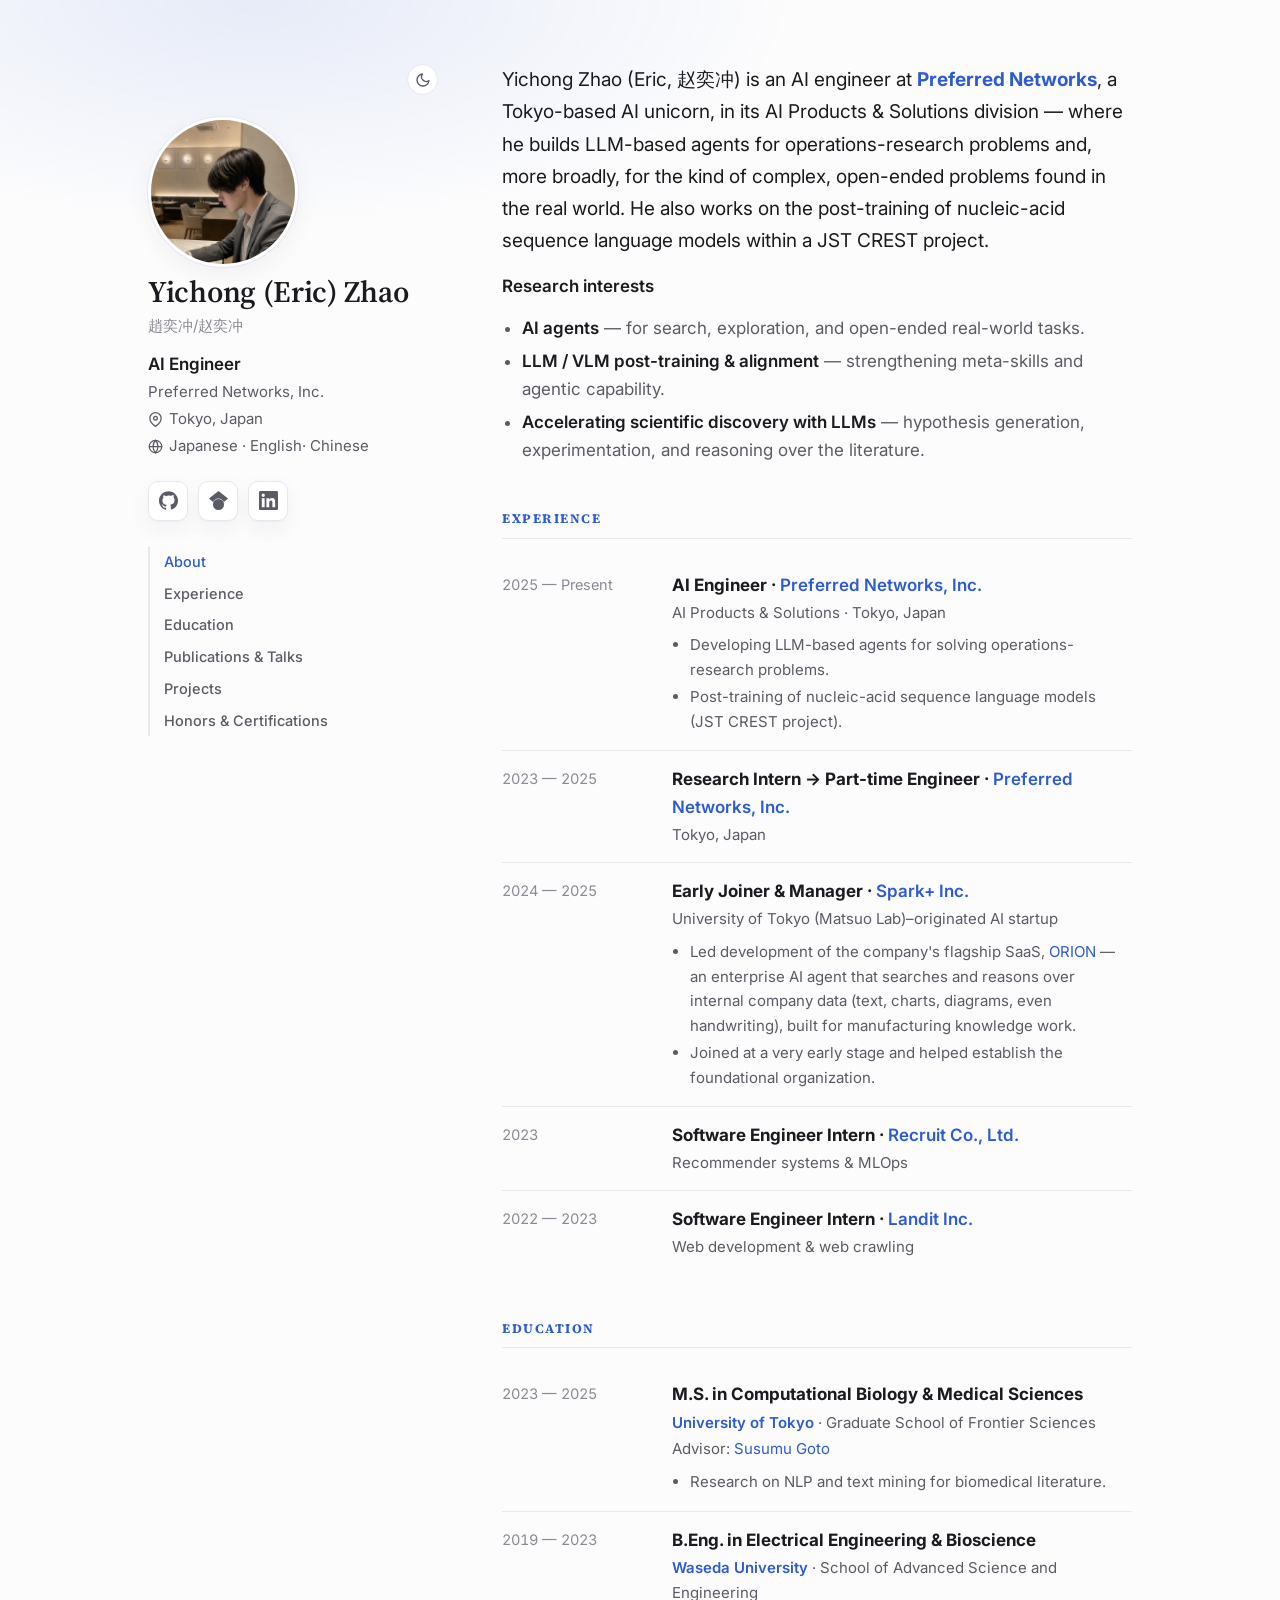
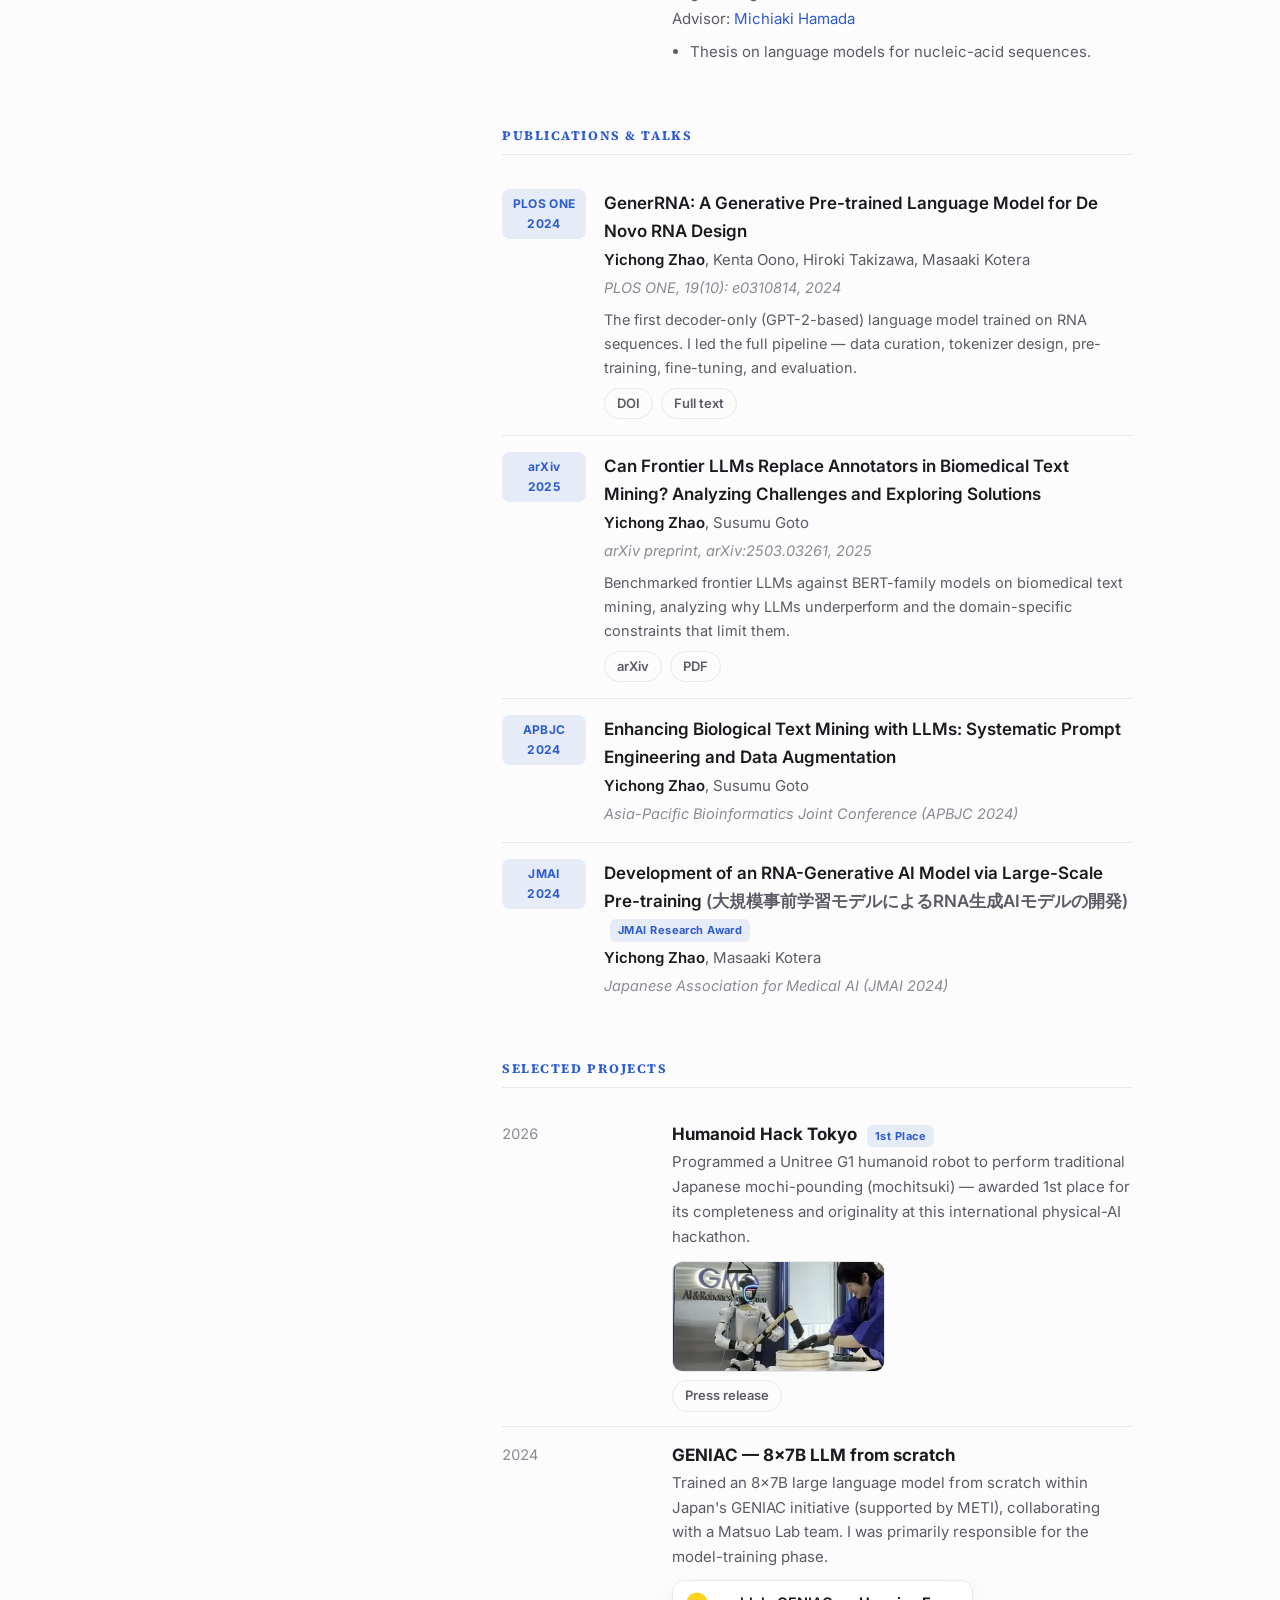
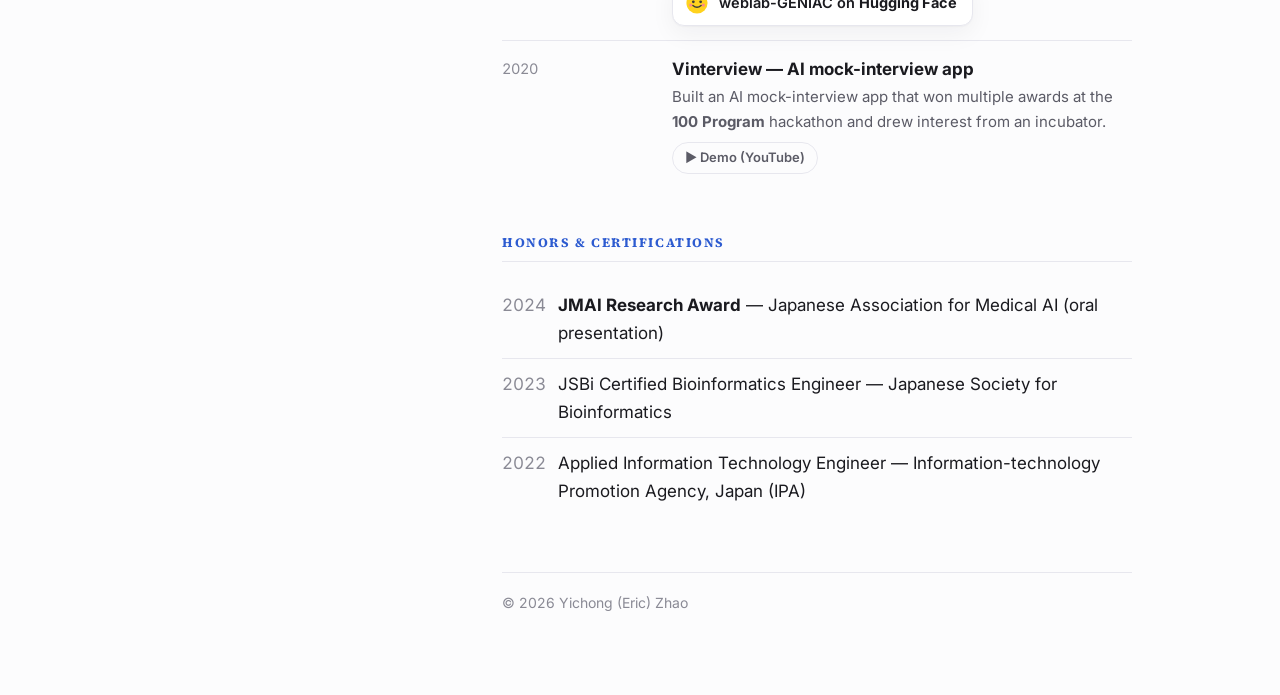
<file: index.html>
<!DOCTYPE html>
<html lang="en">
<head>
  <meta charset="UTF-8" />
  <meta name="viewport" content="width=device-width, initial-scale=1.0" />
  <title>Yichong (Eric) Zhao — AI Engineer</title>
  <meta name="description" content="Yichong (Eric) Zhao — AI engineer at Preferred Networks. LLM/VLM post-training and alignment, AI agents, and domain-specific (biomedical) language models." />
  <meta name="author" content="Yichong (Eric) Zhao" />

  <!-- Open Graph -->
  <meta property="og:type" content="website" />
  <meta property="og:title" content="Yichong (Eric) Zhao" />
  <meta property="og:description" content="AI engineer — LLM/VLM post-training, AI agents, and AI for science." />
  <meta property="og:url" content="https://ekkkkki.github.io/" />

  <link rel="icon" type="image/svg+xml" href="assets/favicon.svg" />
  <link rel="preconnect" href="https://fonts.googleapis.com" />
  <link rel="preconnect" href="https://fonts.gstatic.com" crossorigin />
  <link href="https://fonts.googleapis.com/css2?family=Inter:wght@400;500;600;700&family=Source+Serif+4:opsz,wght@8..60,400;8..60,600;8..60,700&display=swap" rel="stylesheet" />
  <link rel="stylesheet" href="assets/style.css" />
  <script>
    (function () {
      var root = document.documentElement, KEY = 'theme';
      try { var s = localStorage.getItem(KEY); if (s) root.setAttribute('data-theme', s); } catch (e) {}
      var SUN = '<svg viewBox="0 0 24 24" fill="none" stroke="currentColor" stroke-width="2" stroke-linecap="round" stroke-linejoin="round" aria-hidden="true"><circle cx="12" cy="12" r="4"/><path d="M12 2v2M12 20v2M4.93 4.93l1.41 1.41M17.66 17.66l1.41 1.41M2 12h2M20 12h2M6.34 17.66l-1.41 1.41M19.07 4.93l-1.41 1.41"/></svg>';
      var MOON = '<svg viewBox="0 0 24 24" fill="none" stroke="currentColor" stroke-width="2" stroke-linecap="round" stroke-linejoin="round" aria-hidden="true"><path d="M21 12.79A9 9 0 1 1 11.21 3 7 7 0 0 0 21 12.79z"/></svg>';
      function eff() { var t = root.getAttribute('data-theme'); return t ? t : (window.matchMedia && window.matchMedia('(prefers-color-scheme: dark)').matches ? 'dark' : 'light'); }
      function render(btn) { btn.innerHTML = eff() === 'dark' ? SUN : MOON; }
      document.addEventListener('DOMContentLoaded', function () {
        var btn = document.querySelector('.theme-toggle'); if (!btn) return;
        render(btn);
        btn.addEventListener('click', function () {
          var next = eff() === 'dark' ? 'light' : 'dark';
          root.setAttribute('data-theme', next);
          try { localStorage.setItem(KEY, next); } catch (e) {}
          render(btn);
        });
      });
    })();
  </script>

  <!-- SEO / AIO -->
  <link rel="canonical" href="https://ekkkkki.github.io/" />
  <meta name="robots" content="index, follow, max-image-preview:large" />
  <meta name="theme-color" content="#fcfcfd" media="(prefers-color-scheme: light)" />
  <meta name="theme-color" content="#0e0f13" media="(prefers-color-scheme: dark)" />
  <meta property="og:site_name" content="Yichong (Eric) Zhao" />
  <meta property="og:locale" content="en_US" />
  <meta property="og:image" content="https://ekkkkki.github.io/assets/profile.jpg" />
  <meta property="og:image:alt" content="Yichong (Eric) Zhao" />
  <meta property="og:image:width" content="600" />
  <meta property="og:image:height" content="600" />
  <meta property="og:image:type" content="image/jpeg" />
  <link rel="me" href="https://github.com/ekkkkki" />
  <link rel="me" href="https://www.linkedin.com/in/yichong-zhao-29b1671bb/" />
  <meta name="twitter:card" content="summary" />
  <meta name="twitter:title" content="Yichong (Eric) Zhao — AI Engineer" />
  <meta name="twitter:description" content="AI engineer at Preferred Networks. AI agents, LLM/VLM post-training and alignment, and accelerating scientific discovery with LLMs." />
  <meta name="twitter:image" content="https://ekkkkki.github.io/assets/profile.jpg" />
  <script type="application/ld+json">
{
  "@context": "https://schema.org",
  "@graph": [
    {
      "@type": "ProfilePage",
      "@id": "https://ekkkkki.github.io/#profilepage",
      "url": "https://ekkkkki.github.io/",
      "name": "Yichong (Eric) Zhao",
      "inLanguage": "en",
      "isPartOf": {
        "@id": "https://ekkkkki.github.io/#website"
      },
      "about": {
        "@id": "https://ekkkkki.github.io/#person"
      },
      "mainEntity": {
        "@id": "https://ekkkkki.github.io/#person"
      }
    },
    {
      "@type": "WebSite",
      "@id": "https://ekkkkki.github.io/#website",
      "url": "https://ekkkkki.github.io/",
      "name": "Yichong (Eric) Zhao",
      "inLanguage": "en",
      "about": {
        "@id": "https://ekkkkki.github.io/#person"
      }
    },
    {
      "@type": "Person",
      "@id": "https://ekkkkki.github.io/#person",
      "name": "Yichong Zhao",
      "alternateName": [
        "Eric Zhao",
        "趙奕冲",
        "赵奕冲",
        "チョウ・イーチョン"
      ],
      "givenName": "Yichong",
      "familyName": "Zhao",
      "jobTitle": "AI Engineer",
      "description": "AI engineer at Preferred Networks building LLM-based agents for operations-research and open-ended real-world problems, and working on LLM/VLM post-training, alignment, and AI for scientific discovery.",
      "worksFor": {
        "@id": "https://ekkkkki.github.io/#pfn"
      },
      "affiliation": {
        "@id": "https://ekkkkki.github.io/#pfn"
      },
      "alumniOf": [
        {
          "@type": "CollegeOrUniversity",
          "name": "The University of Tokyo",
          "sameAs": "https://www.u-tokyo.ac.jp/en/"
        },
        {
          "@type": "CollegeOrUniversity",
          "name": "Waseda University",
          "sameAs": "https://www.waseda.jp/top/en/"
        }
      ],
      "hasOccupation": {
        "@type": "Occupation",
        "name": "AI Engineer",
        "skills": [
          "LLM/VLM post-training",
          "alignment (SFT, RLHF)",
          "AI agents",
          "natural language processing",
          "bioinformatics",
          "operations research"
        ]
      },
      "award": ["1st place, Humanoid Hack Tokyo (2026)", "JMAI Research Award, Japanese Association for Medical AI (2024)"],
      "knowsAbout": [
        "Large language models",
        "AI agents",
        "LLM and VLM post-training and alignment",
        "AI for scientific discovery",
        "Natural language processing",
        "Biomedical text mining",
        "Bioinformatics",
        "Operations research"
      ],
      "knowsLanguage": [
        {
          "@type": "Language",
          "name": "Japanese"
        },
        {
          "@type": "Language",
          "name": "English"
        },
        {
          "@type": "Language",
          "name": "Chinese"
        }
      ],
      "url": "https://ekkkkki.github.io/",
      "image": "https://ekkkkki.github.io/assets/profile.jpg",
      "address": {
        "@type": "PostalAddress",
        "addressLocality": "Tokyo",
        "addressCountry": "JP"
      },
      "sameAs": [
        "https://github.com/ekkkkki",
        "https://scholar.google.com/citations?user=523pdusAAAAJ",
        "https://www.linkedin.com/in/yichong-zhao-29b1671bb/"
      ]
    },
    {
      "@type": "Organization",
      "@id": "https://ekkkkki.github.io/#pfn",
      "name": "Preferred Networks, Inc.",
      "url": "https://www.preferred.jp/en/",
      "sameAs": [
        "https://www.preferred.jp/en/",
        "https://en.wikipedia.org/wiki/Preferred_Networks"
      ]
    },
    {
      "@type": "ScholarlyArticle",
      "@id": "https://doi.org/10.1371/journal.pone.0310814",
      "name": "GenerRNA: A Generative Pre-trained Language Model for De Novo RNA Design",
      "headline": "GenerRNA: A Generative Pre-trained Language Model for De Novo RNA Design",
      "author": [
        {
          "@id": "https://ekkkkki.github.io/#person"
        },
        {
          "@type": "Person",
          "name": "Kenta Oono"
        },
        {
          "@type": "Person",
          "name": "Hiroki Takizawa"
        },
        {
          "@type": "Person",
          "name": "Masaaki Kotera"
        }
      ],
      "datePublished": "2024",
      "isPartOf": {
        "@type": "Periodical",
        "name": "PLOS ONE"
      },
      "identifier": {
        "@type": "PropertyValue",
        "propertyID": "DOI",
        "value": "10.1371/journal.pone.0310814"
      },
      "sameAs": "https://doi.org/10.1371/journal.pone.0310814",
      "url": "https://journals.plos.org/plosone/article?id=10.1371/journal.pone.0310814"
    },
    {
      "@type": "ScholarlyArticle",
      "@id": "https://arxiv.org/abs/2503.03261",
      "name": "Can Frontier LLMs Replace Annotators in Biomedical Text Mining? Analyzing Challenges and Exploring Solutions",
      "headline": "Can Frontier LLMs Replace Annotators in Biomedical Text Mining? Analyzing Challenges and Exploring Solutions",
      "author": [
        {
          "@id": "https://ekkkkki.github.io/#person"
        },
        {
          "@type": "Person",
          "name": "Susumu Goto"
        }
      ],
      "datePublished": "2025",
      "identifier": {
        "@type": "PropertyValue",
        "propertyID": "arXiv",
        "value": "2503.03261"
      },
      "sameAs": "https://arxiv.org/abs/2503.03261",
      "url": "https://arxiv.org/abs/2503.03261"
    }
  ]
}
  </script>
</head>
<body>
  <div class="page">

    <!-- ===================== SIDEBAR ===================== -->
    <aside class="sidebar">
      <div class="top-controls">
        <button type="button" class="theme-toggle" aria-label="Toggle dark mode"></button>
      </div>
      <div class="sidebar-top">
        <!-- Replace assets/profile.jpg with your own headshot; the monogram shows until then. -->
        <img class="avatar" src="assets/profile.jpg" alt="Yichong (Eric) Zhao"
             onerror="this.onerror=null;this.src='assets/profile.svg'" />
        <div class="identity">
          <h1 class="name">Yichong&nbsp;(Eric)&nbsp;Zhao</h1>
          <div class="name-native">趙奕冲/赵奕冲</div>
          <p class="role">AI Engineer</p>
          <p class="affil">Preferred Networks, Inc.</p>
          <p class="loc">
            <svg viewBox="0 0 24 24" width="15" height="15" fill="none" stroke="currentColor" stroke-width="2" stroke-linecap="round" stroke-linejoin="round" aria-hidden="true"><path d="M21 10c0 7-9 13-9 13s-9-6-9-13a9 9 0 0 1 18 0z"/><circle cx="12" cy="10" r="3"/></svg>
            Tokyo, Japan
          </p>
          <p class="loc">
            <svg viewBox="0 0 24 24" width="15" height="15" fill="none" stroke="currentColor" stroke-width="2" stroke-linecap="round" stroke-linejoin="round" aria-hidden="true"><circle cx="12" cy="12" r="10"/><path d="M2 12h20"/><path d="M12 2a15.3 15.3 0 0 1 4 10 15.3 15.3 0 0 1-4 10 15.3 15.3 0 0 1-4-10 15.3 15.3 0 0 1 4-10z"/></svg>
            Japanese · English· Chinese 
          </p>
        </div>
      </div>

      <nav class="contacts" aria-label="Contact and profiles">
        <a href="https://github.com/ekkkkki" target="_blank" rel="noopener" title="GitHub" aria-label="GitHub">
          <svg viewBox="0 0 24 24" fill="currentColor" aria-hidden="true"><path d="M12 .297c-6.63 0-12 5.373-12 12 0 5.303 3.438 9.8 8.205 11.385.6.113.82-.258.82-.577 0-.285-.01-1.04-.015-2.04-3.338.724-4.042-1.61-4.042-1.61C4.422 18.07 3.633 17.7 3.633 17.7c-1.087-.744.084-.729.084-.729 1.205.084 1.838 1.236 1.838 1.236 1.07 1.835 2.809 1.305 3.495.998.108-.776.417-1.305.76-1.605-2.665-.305-5.467-1.334-5.467-5.931 0-1.311.469-2.381 1.236-3.221-.124-.303-.535-1.524.117-3.176 0 0 1.008-.322 3.301 1.23A11.51 11.51 0 0 1 12 5.803c1.02.005 2.047.138 3.006.404 2.291-1.552 3.297-1.23 3.297-1.23.653 1.653.242 2.874.118 3.176.77.84 1.235 1.911 1.235 3.221 0 4.609-2.807 5.624-5.479 5.921.43.372.823 1.102.823 2.222 0 1.606-.014 2.898-.014 3.293 0 .322.216.694.825.576C20.565 22.092 24 17.592 24 12.297c0-6.627-5.373-12-12-12"/></svg>
        </a>
        <a href="https://scholar.google.com/citations?user=523pdusAAAAJ&amp;hl=en" target="_blank" rel="noopener" title="Google Scholar" aria-label="Google Scholar">
          <svg viewBox="0 0 24 24" fill="currentColor" aria-hidden="true"><path d="M5.242 13.769L0 9.5 12 0l12 9.5-5.242 4.269C17.548 11.249 14.978 9.5 12 9.5c-2.977 0-5.548 1.748-6.758 4.269zM12 10a7 7 0 100 14 7 7 0 000-14z"/></svg>
        </a>
        <a href="https://www.linkedin.com/in/yichong-zhao-29b1671bb/" target="_blank" rel="noopener" title="LinkedIn" aria-label="LinkedIn">
          <svg viewBox="0 0 24 24" fill="currentColor" aria-hidden="true"><path d="M20.447 20.452h-3.554v-5.569c0-1.328-.027-3.037-1.852-3.037-1.853 0-2.136 1.445-2.136 2.939v5.667H9.351V9h3.414v1.561h.046c.477-.9 1.637-1.85 3.37-1.85 3.601 0 4.267 2.37 4.267 5.455v6.286zM5.337 7.433a2.062 2.062 0 01-2.063-2.065 2.064 2.064 0 112.063 2.065zm1.782 13.019H3.555V9h3.564v11.452zM22.225 0H1.771C.792 0 0 .774 0 1.729v20.542C0 23.227.792 24 1.771 24h20.451C23.2 24 24 23.227 24 22.271V1.729C24 .774 23.2 0 22.225 0z"/></svg>
        </a>
      </nav>

      <nav class="toc" aria-label="Sections">
        <a href="#about">About</a>
        <a href="#experience">Experience</a>
        <a href="#education">Education</a>
        <a href="#publications">Publications &amp; Talks</a>
        <a href="#projects">Projects</a>
        <a href="#awards">Honors &amp; Certifications</a>
      </nav>
    </aside>

    <!-- ===================== CONTENT ===================== -->
    <main class="content">

      <section id="about">
        <p class="lead">
          Yichong Zhao (Eric, 赵奕冲) is an AI engineer at
          <a href="https://www.preferred.jp/en/" target="_blank" rel="noopener"><strong>Preferred Networks</strong></a>,
          a Tokyo-based AI unicorn, in its AI Products &amp; Solutions division — where he builds LLM-based
          agents for operations-research problems and, more broadly, for the kind of complex, open-ended
          problems found in the real world. He also works on the post-training of nucleic-acid sequence
          language models within a JST CREST project.
        </p>
        <p class="ri-label">Research interests</p>
        <ul class="ri-list">
          <li><strong>AI agents</strong> — for search, exploration, and open-ended real-world tasks.</li>
          <li><strong>LLM / VLM post-training &amp; alignment</strong> — strengthening meta-skills and agentic capability.</li>
          <li><strong>Accelerating scientific discovery with LLMs</strong> — hypothesis generation, experimentation, and reasoning over the literature.</li>
        </ul>
      </section>

      <section id="experience">
        <h2 class="section-title">Experience</h2>
        <div class="timeline">
          <div class="entry">
            <div class="when">2025 — Present</div>
            <div class="what">
              <h3>AI Engineer · <span class="org">Preferred Networks, Inc.</span></h3>
              <p class="sub">AI Products &amp; Solutions · Tokyo, Japan</p>
              <ul>
                <li>Developing LLM-based agents for solving operations-research problems.</li>
                <li>Post-training of nucleic-acid sequence language models (JST CREST project).</li>
              </ul>
            </div>
          </div>
          <div class="entry">
            <div class="when">2023 — 2025</div>
            <div class="what">
              <h3>Research Intern → Part-time Engineer · <span class="org">Preferred Networks, Inc.</span></h3>
              <p class="sub">Tokyo, Japan</p>
            </div>
          </div>
          <div class="entry">
            <div class="when">2024 — 2025</div>
            <div class="what">
              <h3>Early Joiner &amp; Manager · <span class="org">Spark+ Inc.</span></h3>
              <p class="sub">University of Tokyo (Matsuo Lab)–originated AI startup</p>
              <ul>
                <li>Led development of the company's flagship SaaS, <a href="https://sparkplus.co.jp/lp/orion/manufacturer/" target="_blank" rel="noopener">ORION</a> — an enterprise AI agent that searches and reasons over internal company data (text, charts, diagrams, even handwriting), built for manufacturing knowledge work.</li>
                <li>Joined at a very early stage and helped establish the foundational organization.</li>
              </ul>
            </div>
          </div>
          <div class="entry">
            <div class="when">2023</div>
            <div class="what">
              <h3>Software Engineer Intern · <span class="org">Recruit Co., Ltd.</span></h3>
              <p class="sub">Recommender systems &amp; MLOps</p>
            </div>
          </div>
          <div class="entry">
            <div class="when">2022 — 2023</div>
            <div class="what">
              <h3>Software Engineer Intern · <span class="org">Landit Inc.</span></h3>
              <p class="sub">Web development &amp; web crawling</p>
            </div>
          </div>
        </div>
      </section>

      <section id="education">
        <h2 class="section-title">Education</h2>
        <div class="timeline">
          <div class="entry">
            <div class="when">2023 — 2025</div>
            <div class="what">
              <h3>M.S. in Computational Biology &amp; Medical Sciences</h3>
              <p class="sub"><span class="org">University of Tokyo</span> · Graduate School of Frontier Sciences</p>
              <p class="sub">Advisor: <a href="https://scholar.google.com/citations?user=5RkmXKQAAAAJ&amp;hl=en" target="_blank" rel="noopener">Susumu Goto</a></p>
              <ul><li>Research on NLP and text mining for biomedical literature.</li></ul>
            </div>
          </div>
          <div class="entry">
            <div class="when">2019 — 2023</div>
            <div class="what">
              <h3>B.Eng. in Electrical Engineering &amp; Bioscience</h3>
              <p class="sub"><span class="org">Waseda University</span> · School of Advanced Science and Engineering</p>
              <p class="sub">Advisor: <a href="https://scholar.google.com/citations?user=nsSNpowAAAAJ&amp;hl=en" target="_blank" rel="noopener">Michiaki Hamada</a></p>
              <ul><li>Thesis on language models for nucleic-acid sequences.</li></ul>
            </div>
          </div>
        </div>
      </section>

      <section id="publications">
        <h2 class="section-title">Publications &amp; Talks</h2>

        <div class="pub">
          <span class="venue-tag">PLOS ONE<br/>2024</span>
          <div>
            <p class="pub-title">GenerRNA: A Generative Pre-trained Language Model for De Novo RNA Design</p>
            <p class="authors"><span class="me">Yichong Zhao</span>, Kenta Oono, Hiroki Takizawa, Masaaki Kotera</p>
            <p class="pub-venue">PLOS ONE, 19(10): e0310814, 2024</p>
            <p class="note">The first decoder-only (GPT-2-based) language model trained on RNA sequences. I led the full pipeline — data curation, tokenizer design, pre-training, fine-tuning, and evaluation.</p>
            <div class="pub-links">
              <a href="https://doi.org/10.1371/journal.pone.0310814" target="_blank" rel="noopener">DOI</a>
              <a href="https://journals.plos.org/plosone/article?id=10.1371/journal.pone.0310814" target="_blank" rel="noopener">Full text</a>
            </div>
          </div>
        </div>

        <div class="pub">
          <span class="venue-tag">arXiv<br/>2025</span>
          <div>
            <p class="pub-title">Can Frontier LLMs Replace Annotators in Biomedical Text Mining? Analyzing Challenges and Exploring Solutions</p>
            <p class="authors"><span class="me">Yichong Zhao</span>, Susumu Goto</p>
            <p class="pub-venue">arXiv preprint, arXiv:2503.03261, 2025</p>
            <p class="note">Benchmarked frontier LLMs against BERT-family models on biomedical text mining, analyzing why LLMs underperform and the domain-specific constraints that limit them.</p>
            <div class="pub-links">
              <a href="https://arxiv.org/abs/2503.03261" target="_blank" rel="noopener">arXiv</a>
              <a href="https://arxiv.org/pdf/2503.03261" target="_blank" rel="noopener">PDF</a>
            </div>
          </div>
        </div>

        <div class="pub">
          <span class="venue-tag">APBJC<br/>2024</span>
          <div>
            <p class="pub-title">Enhancing Biological Text Mining with LLMs: Systematic Prompt Engineering and Data Augmentation</p>
            <p class="authors"><span class="me">Yichong Zhao</span>, Susumu Goto</p>
            <p class="pub-venue">Asia-Pacific Bioinformatics Joint Conference (APBJC 2024)</p>
          </div>
        </div>

        <div class="pub">
          <span class="venue-tag">JMAI<br/>2024</span>
          <div>
            <p class="pub-title">Development of an RNA-Generative AI Model via Large-Scale Pre-training <span class="muted">(大規模事前学習モデルによるRNA生成AIモデルの開発)</span> <span class="badge">JMAI Research Award</span></p>
            <p class="authors"><span class="me">Yichong Zhao</span>, Masaaki Kotera</p>
            <p class="pub-venue">Japanese Association for Medical AI (JMAI 2024)</p>
          </div>
        </div>
      </section>

      <section id="projects">
        <h2 class="section-title">Selected Projects</h2>
        <div class="timeline">
          <div class="entry">
            <div class="when">2026</div>
            <div class="what">
              <h3>Humanoid Hack Tokyo <span class="badge">1st Place</span></h3>
              <p class="sub">Programmed a Unitree G1 humanoid robot to perform traditional Japanese mochi-pounding (mochitsuki) — awarded 1st place for its completeness and originality at this international physical-AI hackathon.</p>
              <img class="proj-img" src="assets/humanoid_hack.png" alt="Humanoid Hack Tokyo — 1st place" loading="lazy" onerror="this.style.display='none'" />
              <div class="pub-links" style="margin-top:8px">
                <a href="https://prtimes.jp/main/html/rd/p/000000014.000170120.html" target="_blank" rel="noopener">Press release</a>
              </div>
            </div>
          </div>
          <div class="entry">
            <div class="when">2024</div>
            <div class="what">
              <h3>GENIAC — 8×7B LLM from scratch</h3>
              <p class="sub">Trained an 8×7B large language model from scratch within Japan's GENIAC initiative (supported by METI), collaborating with a Matsuo Lab team. I was primarily responsible for the model-training phase.</p>
              <a class="hf-badge" href="https://huggingface.co/weblab-GENIAC" target="_blank" rel="noopener" aria-label="weblab-GENIAC on Hugging Face">
                <svg class="hf-logo" viewBox="0 0 32 32" aria-hidden="true">
                  <circle cx="16" cy="16" r="13" fill="#FFD21E"/>
                  <circle cx="11.5" cy="14.5" r="1.7" fill="#3b3b3b"/>
                  <circle cx="20.5" cy="14.5" r="1.7" fill="#3b3b3b"/>
                  <circle cx="8.2" cy="18.5" r="2" fill="#FF8A8A"/>
                  <circle cx="23.8" cy="18.5" r="2" fill="#FF8A8A"/>
                  <path d="M11 19 Q16 23.5 21 19" fill="none" stroke="#3b3b3b" stroke-width="1.8" stroke-linecap="round"/>
                </svg>
                <span>weblab-GENIAC on <strong>Hugging Face</strong></span>
              </a>
            </div>
          </div>
          <div class="entry">
            <div class="when">2020</div>
            <div class="what">
              <h3>Vinterview — AI mock-interview app</h3>
              <p class="sub">Built an AI mock-interview app that won multiple awards at the <strong>100 Program</strong> hackathon and drew interest from an incubator.</p>
              <div class="pub-links" style="margin-top:8px">
                <a href="https://www.youtube.com/watch?v=1kvDVLxbFzA" target="_blank" rel="noopener">▶ Demo (YouTube)</a>
              </div>
            </div>
          </div>
        </div>
      </section>

      <section id="awards">
        <h2 class="section-title">Honors &amp; Certifications</h2>
        <ul class="simple">
          <li><span class="yr">2024</span> <span><strong>JMAI Research Award</strong> — Japanese Association for Medical AI (oral presentation)</span></li>
          <li><span class="yr">2023</span> <span>JSBi Certified Bioinformatics Engineer — Japanese Society for Bioinformatics</span></li>
          <li><span class="yr">2022</span> <span>Applied Information Technology Engineer — Information-technology Promotion Agency, Japan (IPA)</span></li>
        </ul>
      </section>

      <footer>
        <span>© 2026 Yichong (Eric) Zhao</span>
      </footer>

    </main>
  </div>

  <!-- Lightweight scrollspy: highlights the current section in the sidebar nav -->
  <script>
    (function () {
      var links = Array.prototype.slice.call(document.querySelectorAll('.toc a'));
      var map = {};
      links.forEach(function (a) { map[a.getAttribute('href').slice(1)] = a; });
      if (!('IntersectionObserver' in window)) return;
      var current = null;
      var obs = new IntersectionObserver(function (entries) {
        entries.forEach(function (e) {
          if (e.isIntersecting) {
            if (current) current.style.color = '';
            current = map[e.target.id];
            if (current) current.style.color = 'var(--accent)';
          }
        });
      }, { rootMargin: '-10% 0px -75% 0px', threshold: 0 });
      document.querySelectorAll('main section[id]').forEach(function (s) { obs.observe(s); });
    })();
  </script>
</body>
</html>
</file>
<file: assets/style.css>
/* ===========================================================
   Yichong (Eric) Zhao — personal homepage
   Plain CSS, no build step. Edit the variables below to retheme.
   =========================================================== */

:root {
  --accent:        #2d5bd0;
  --accent-2:      #5b3bd0;
  --accent-soft:   rgba(45, 91, 208, 0.10);
  --bg:            #fcfcfd;
  --surface:       #ffffff;
  --text:          #1a1a1f;
  --text-muted:    #5b5b66;
  --text-faint:    #8a8a95;
  --border:        #e7e7ee;
  --shadow:        0 1px 2px rgba(20, 20, 40, .04), 0 8px 24px rgba(20, 20, 40, .05);

  --serif: "Source Serif 4", "Iowan Old Style", Georgia, "Times New Roman", "Hiragino Mincho ProN", "Yu Mincho", "Noto Serif JP", serif;
  --sans:  "Inter", -apple-system, BlinkMacSystemFont, "Segoe UI", Roboto, Helvetica, Arial, "Hiragino Sans", "Hiragino Kaku Gothic ProN", "Yu Gothic", "Noto Sans JP", Meiryo, sans-serif;

  --maxw: 1080px;
  --radius: 14px;
}

/* dark palette — follows the OS unless the user forces light */
@media (prefers-color-scheme: dark) {
  :root:not([data-theme="light"]) {
    --accent:      #7aa0ff;
    --accent-2:    #b59bff;
    --accent-soft: rgba(122, 160, 255, 0.14);
    --bg:          #0e0f13;
    --surface:     #15171d;
    --text:        #e9e9ee;
    --text-muted:  #a6a7b2;
    --text-faint:  #71727d;
    --border:      #262833;
    --shadow:      0 1px 2px rgba(0,0,0,.3), 0 10px 30px rgba(0,0,0,.35);
  }
}
/* dark palette — manual override (always wins) */
:root[data-theme="dark"] {
  --accent:      #7aa0ff;
  --accent-2:    #b59bff;
  --accent-soft: rgba(122, 160, 255, 0.14);
  --bg:          #0e0f13;
  --surface:     #15171d;
  --text:        #e9e9ee;
  --text-muted:  #a6a7b2;
  --text-faint:  #71727d;
  --border:      #262833;
  --shadow:      0 1px 2px rgba(0,0,0,.3), 0 10px 30px rgba(0,0,0,.35);
}

* { box-sizing: border-box; }

html { scroll-behavior: smooth; scroll-padding-top: 24px; }

body {
  margin: 0;
  font-family: var(--sans);
  background: var(--bg);
  color: var(--text);
  line-height: 1.65;
  font-size: 17px;
  -webkit-font-smoothing: antialiased;
  text-rendering: optimizeLegibility;
}

/* subtle gradient wash at the very top */
body::before {
  content: "";
  position: fixed;
  inset: 0 0 auto 0;
  height: 320px;
  background: radial-gradient(60% 100% at 20% 0%, var(--accent-soft), transparent 70%);
  pointer-events: none;
  z-index: 0;
}

a { color: var(--accent); text-decoration: none; }
a:hover { text-decoration: underline; text-underline-offset: 3px; }

/* ---------- layout ---------- */
.page {
  position: relative;
  z-index: 1;
  max-width: var(--maxw);
  margin: 0 auto;
  padding: clamp(28px, 5vw, 64px) clamp(20px, 5vw, 48px) 80px;
  display: grid;
  grid-template-columns: 290px 1fr;
  gap: clamp(32px, 5vw, 64px);
  align-items: start;
}

/* ---------- sidebar ---------- */
.sidebar {
  position: sticky;
  top: 40px;
  display: flex;
  flex-direction: column;
  gap: 22px;
}

.avatar {
  width: 150px;
  height: 150px;
  border-radius: 50%;
  object-fit: cover;
  box-shadow: var(--shadow);
  border: 3px solid var(--surface);
  outline: 1px solid var(--border);
}

.identity .name {
  font-family: var(--serif);
  font-size: 30px;
  line-height: 1.15;
  font-weight: 600;
  margin: 0;
  letter-spacing: -0.01em;
}
.identity .name-native {
  color: var(--text-faint);
  font-size: 15px;
  margin-top: 4px;
}
.identity .role {
  margin: 12px 0 0;
  font-weight: 600;
  color: var(--text);
}
.identity .affil,
.identity .loc {
  margin: 2px 0 0;
  color: var(--text-muted);
  font-size: 15px;
}
.identity .loc { display: flex; align-items: center; gap: 6px; }

/* contact icons */
.contacts {
  display: flex;
  flex-wrap: wrap;
  gap: 10px;
}
.contacts a {
  display: inline-flex;
  align-items: center;
  justify-content: center;
  width: 40px;
  height: 40px;
  border-radius: 10px;
  background: var(--surface);
  border: 1px solid var(--border);
  color: var(--text-muted);
  box-shadow: var(--shadow);
  transition: transform .15s ease, color .15s ease, border-color .15s ease;
}
.contacts a:hover {
  color: var(--accent);
  border-color: var(--accent);
  transform: translateY(-2px);
  text-decoration: none;
}
.contacts svg { width: 19px; height: 19px; }

/* in-page nav / table of contents */
.toc {
  display: flex;
  flex-direction: column;
  gap: 2px;
  border-left: 2px solid var(--border);
  padding-left: 14px;
  margin-top: 4px;
}
.toc a {
  color: var(--text-muted);
  font-size: 14.5px;
  padding: 3px 0;
  font-weight: 500;
}
.toc a:hover { color: var(--accent); text-decoration: none; }

/* ---------- main content ---------- */
.content { min-width: 0; }

section { margin-bottom: 44px; scroll-margin-top: 24px; }
section:last-child { margin-bottom: 0; }

.section-title {
  font-family: var(--serif);
  font-size: 13px;
  font-weight: 700;
  text-transform: uppercase;
  letter-spacing: 0.12em;
  color: var(--accent);
  margin: 0 0 18px;
  padding-bottom: 8px;
  border-bottom: 1px solid var(--border);
}

.lead { font-size: 19px; line-height: 1.7; }
.content p { margin: 0 0 14px; max-width: 68ch; }
.content p:last-child { margin-bottom: 0; }
.muted { color: var(--text-muted); }

/* hero intro line */
.hero-hi {
  font-family: var(--serif);
  font-size: clamp(26px, 4vw, 34px);
  font-weight: 600;
  letter-spacing: -0.01em;
  margin: 0 0 18px;
}
.hero-hi .wave { display: inline-block; }

/* News list */
.news { list-style: none; margin: 0; padding: 0; }
.news li {
  display: grid;
  grid-template-columns: 92px 1fr;
  gap: 14px;
  padding: 9px 0;
  border-bottom: 1px dashed var(--border);
}
.news li:last-child { border-bottom: 0; }
.news .date {
  color: var(--text-faint);
  font-variant-numeric: tabular-nums;
  font-size: 14.5px;
  padding-top: 1px;
  white-space: nowrap;
}

/* Research interest cards */
.cards { display: grid; grid-template-columns: 1fr 1fr; gap: 14px; }
.card {
  background: var(--surface);
  border: 1px solid var(--border);
  border-radius: var(--radius);
  padding: 16px 18px;
  box-shadow: var(--shadow);
}
.card h3 { margin: 0 0 4px; font-size: 16px; }
.card p { margin: 0; font-size: 14.5px; color: var(--text-muted); }

/* Publications */
.pub {
  display: grid;
  grid-template-columns: auto 1fr;
  gap: 18px;
  padding: 16px 0;
  border-bottom: 1px solid var(--border);
}
.pub:last-child { border-bottom: 0; }
.pub .venue-tag {
  align-self: start;
  font-size: 12px;
  font-weight: 700;
  letter-spacing: .03em;
  color: var(--accent);
  background: var(--accent-soft);
  border-radius: 8px;
  padding: 5px 10px;
  white-space: nowrap;
  text-align: center;
  min-width: 84px;
}
.pub .pub-title { font-weight: 600; margin: 0 0 3px; }
.pub .authors { color: var(--text-muted); font-size: 15px; margin: 0 0 3px; }
.pub .authors .me { color: var(--text); font-weight: 600; }
.pub .pub-venue { color: var(--text-faint); font-size: 14.5px; font-style: italic; margin: 0 0 8px; }
.pub .note { font-size: 14.5px; color: var(--text-muted); margin: 0 0 8px; }
.pub-links { display: flex; gap: 8px; flex-wrap: wrap; }
.pub-links a {
  font-size: 13px;
  font-weight: 600;
  padding: 4px 12px;
  border: 1px solid var(--border);
  border-radius: 999px;
  color: var(--text-muted);
  transition: all .15s ease;
}
.pub-links a:hover { color: var(--accent); border-color: var(--accent); text-decoration: none; }

/* timeline (experience / education) */
.timeline { display: flex; flex-direction: column; }
.entry {
  display: grid;
  grid-template-columns: 150px 1fr;
  gap: 20px;
  padding: 14px 0;
  border-bottom: 1px solid var(--border);
}
.entry:last-child { border-bottom: 0; }
.entry .when { color: var(--text-faint); font-size: 14.5px; font-variant-numeric: tabular-nums; padding-top: 2px; }
.entry .what h3 { margin: 0; font-size: 17px; }
.entry .what .org { color: var(--accent); font-weight: 600; }
.entry .what .sub { color: var(--text-muted); font-size: 15px; margin: 2px 0 0; }
.entry .what ul { margin: 8px 0 0; padding-left: 18px; color: var(--text-muted); font-size: 15px; }
.entry .what li { margin: 2px 0; }

/* awards / simple lists */
.simple { list-style: none; margin: 0; padding: 0; }
.simple li {
  padding: 11px 0;
  border-bottom: 1px solid var(--border);
  display: flex;
  gap: 12px;
  align-items: baseline;
}
.simple li:last-child { border-bottom: 0; }
.simple .yr { color: var(--text-faint); font-variant-numeric: tabular-nums; min-width: 44px; }
.badge {
  display: inline-block;
  font-size: 11px;
  font-weight: 700;
  letter-spacing: .04em;
  color: var(--accent);
  background: var(--accent-soft);
  border-radius: 6px;
  padding: 2px 8px;
  margin-left: 6px;
  vertical-align: middle;
}

.tags { display: flex; flex-wrap: wrap; gap: 8px; }
.tag {
  font-size: 14px;
  color: var(--text-muted);
  background: var(--surface);
  border: 1px solid var(--border);
  border-radius: 999px;
  padding: 5px 13px;
}

footer {
  margin-top: 56px;
  padding-top: 18px;
  border-top: 1px solid var(--border);
  color: var(--text-faint);
  font-size: 14px;
  display: flex;
  justify-content: space-between;
  flex-wrap: wrap;
  gap: 8px;
}

/* ---------- responsive ---------- */
@media (max-width: 860px) {
  .page { grid-template-columns: 1fr; gap: 28px; }
  .sidebar {
    position: static;
    flex-direction: column;
    align-items: flex-start;
    text-align: left;
  }
  .sidebar-top {
    display: flex;
    gap: 20px;
    align-items: center;
    width: 100%;
  }
  .avatar { width: 96px; height: 96px; }
  .identity .name { font-size: 25px; }
  .toc { display: none; }
  .cards { grid-template-columns: 1fr; }
}

@media (max-width: 560px) {
  body { font-size: 16px; }
  .news li { grid-template-columns: 1fr; gap: 2px; }
  .news .date { padding-top: 0; }
  .pub { grid-template-columns: 1fr; gap: 8px; }
  .entry { grid-template-columns: 1fr; gap: 4px; }
}

@media print {
  body::before, .contacts, .toc, footer { display: none; }
  .page { display: block; max-width: none; }
  a { color: inherit; text-decoration: none; }
}

/* research-interest list (folded into About) */
.ri-label { font-weight: 600; margin: 22px 0 8px; color: var(--text); }
.ri-list { margin: 0; padding-left: 20px; color: var(--text-muted); }
.ri-list li { margin: 5px 0; }
.ri-list strong { color: var(--text); font-weight: 600; }

/* Hugging Face badge */
.hf-badge {
  display: inline-flex;
  align-items: center;
  gap: 9px;
  margin-top: 10px;
  padding: 9px 15px 9px 11px;
  border: 1px solid var(--border);
  border-radius: 12px;
  background: var(--surface);
  color: var(--text);
  font-size: 14.5px;
  font-weight: 600;
  box-shadow: var(--shadow);
  transition: transform .15s ease, border-color .15s ease, box-shadow .15s ease;
}
.hf-badge:hover {
  transform: translateY(-2px);
  border-color: #FFD21E;
  box-shadow: 0 8px 22px rgba(255, 190, 30, .22);
  text-decoration: none;
}
.hf-badge .hf-logo { width: 26px; height: 26px; flex: none; }
.hf-badge strong { font-weight: 700; }

/* language switch */
.lang-switch {
  display: flex;
  gap: 4px;
  font-size: 13px;
}
.lang-switch a {
  padding: 3px 11px;
  border-radius: 999px;
  border: 1px solid var(--border);
  color: var(--text-muted);
}
.lang-switch a:hover { border-color: var(--accent); color: var(--accent); text-decoration: none; }
.lang-switch a.active {
  background: var(--accent-soft);
  color: var(--accent);
  border-color: transparent;
  font-weight: 600;
}

/* Japanese typography */
html[lang="ja"] body { line-height: 1.85; }
html[lang="ja"] .lead { line-height: 1.95; }
html[lang="ja"] .section-title { letter-spacing: .08em; }

/* top controls: theme toggle + language switch */
.top-controls {
  align-self: flex-end;
  display: flex;
  align-items: center;
  gap: 8px;
}
.theme-toggle {
  display: inline-flex;
  align-items: center;
  justify-content: center;
  width: 31px;
  height: 31px;
  padding: 0;
  border-radius: 999px;
  border: 1px solid var(--border);
  background: var(--surface);
  color: var(--text-muted);
  cursor: pointer;
  transition: color .15s ease, border-color .15s ease, transform .15s ease;
}
.theme-toggle:hover { color: var(--accent); border-color: var(--accent); transform: translateY(-1px); }
.theme-toggle svg { width: 16px; height: 16px; }

/* project thumbnail */
.proj-img {
  display: block;
  margin-top: 12px;
  max-width: 213px;
  width: 100%;
  height: auto;
  border-radius: 10px;
  border: 1px solid var(--border);
}
</file>
